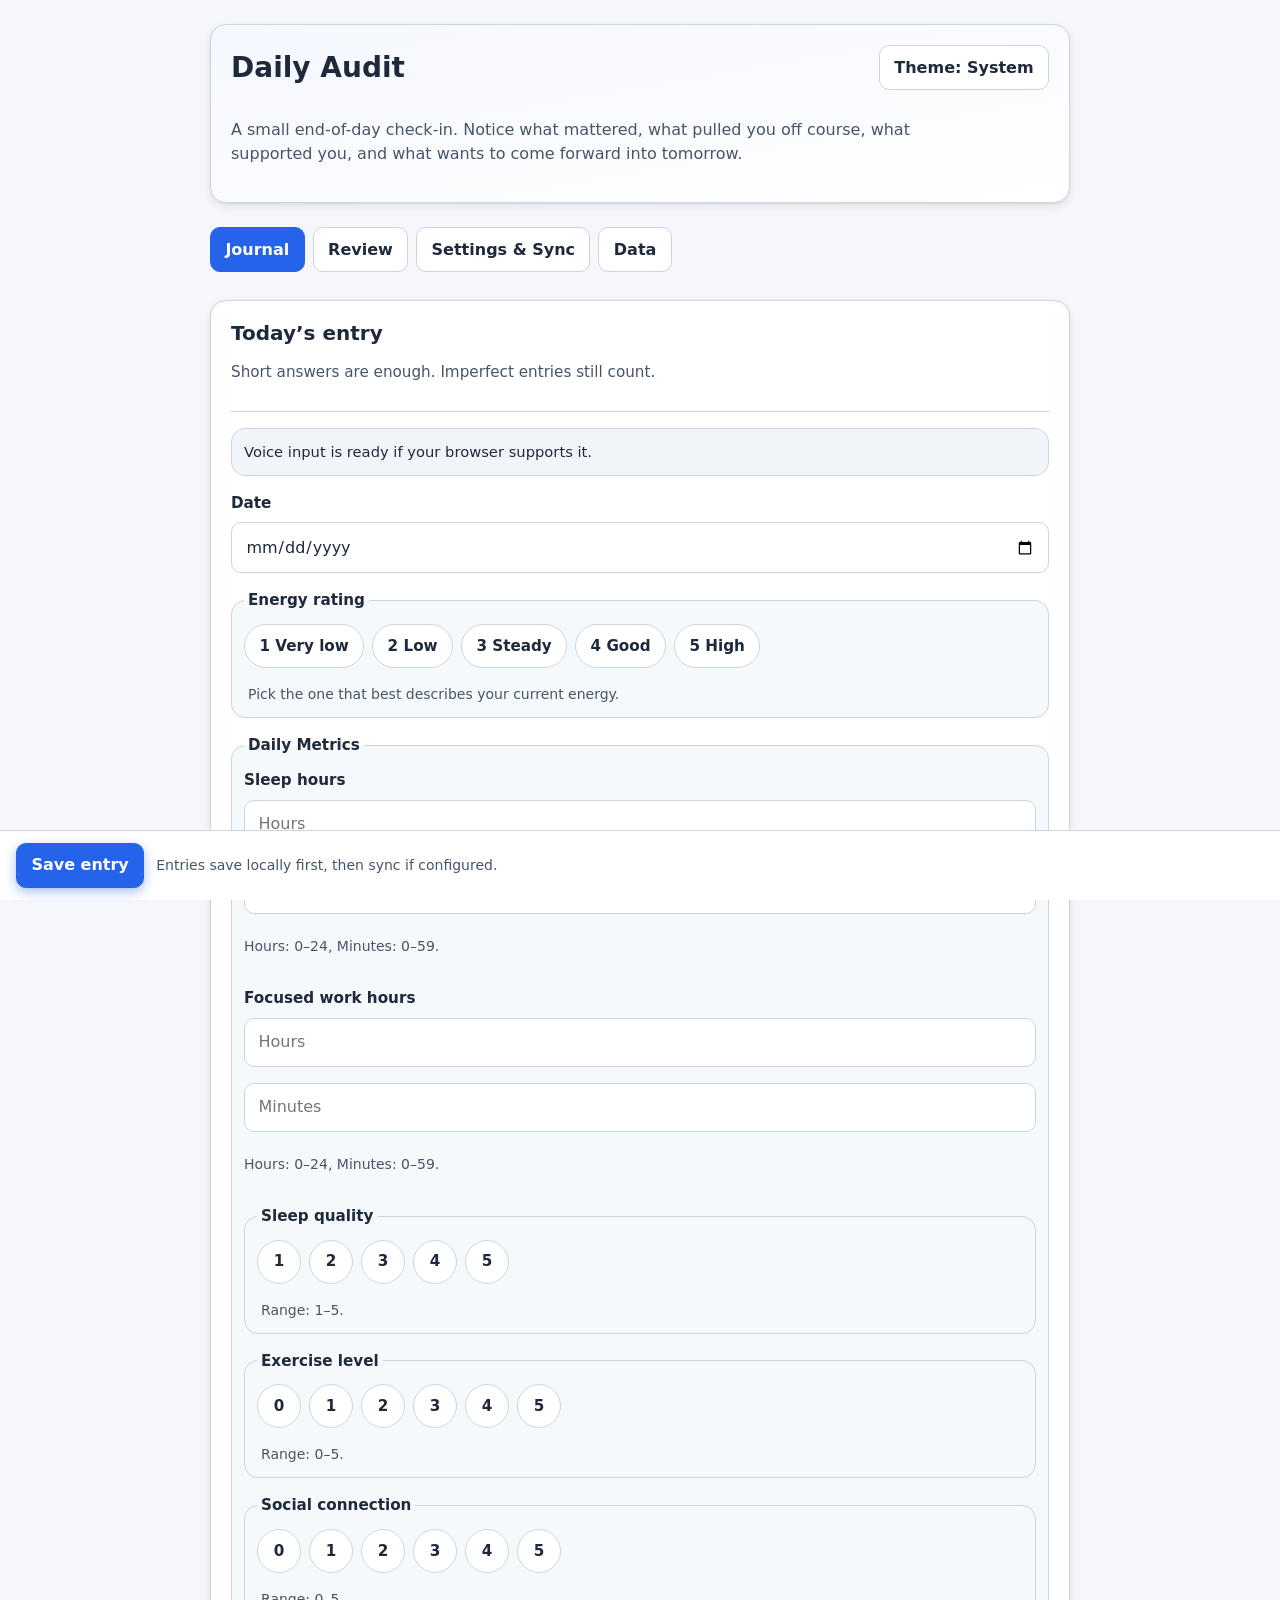
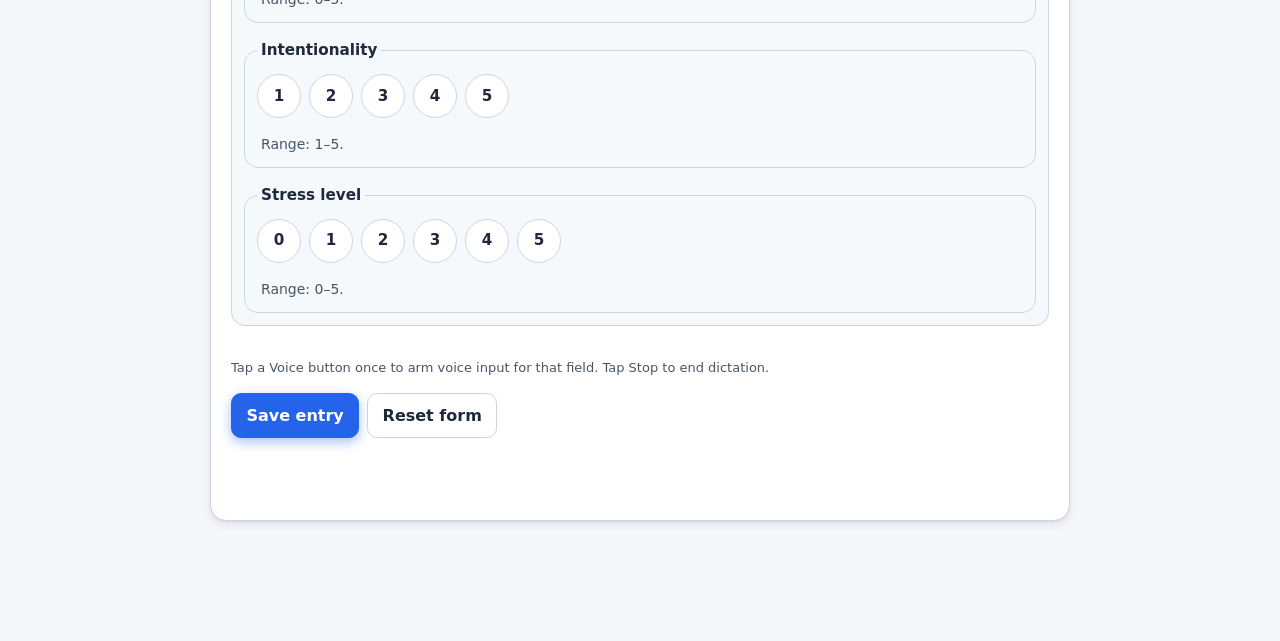
<file: index.html>
<!DOCTYPE html>
<html lang="en">
<head>
  <meta charset="UTF-8" />
  <meta http-equiv="refresh" content="0; url=./src/index.html" />
  <meta name="viewport" content="width=device-width, initial-scale=1.0" />
  <title>Daily Audit</title>
</head>
<body>
  <p>Daily Audit is available at <a href="./src/index.html">src/index.html</a>.</p>
</body>
</html>
</file>
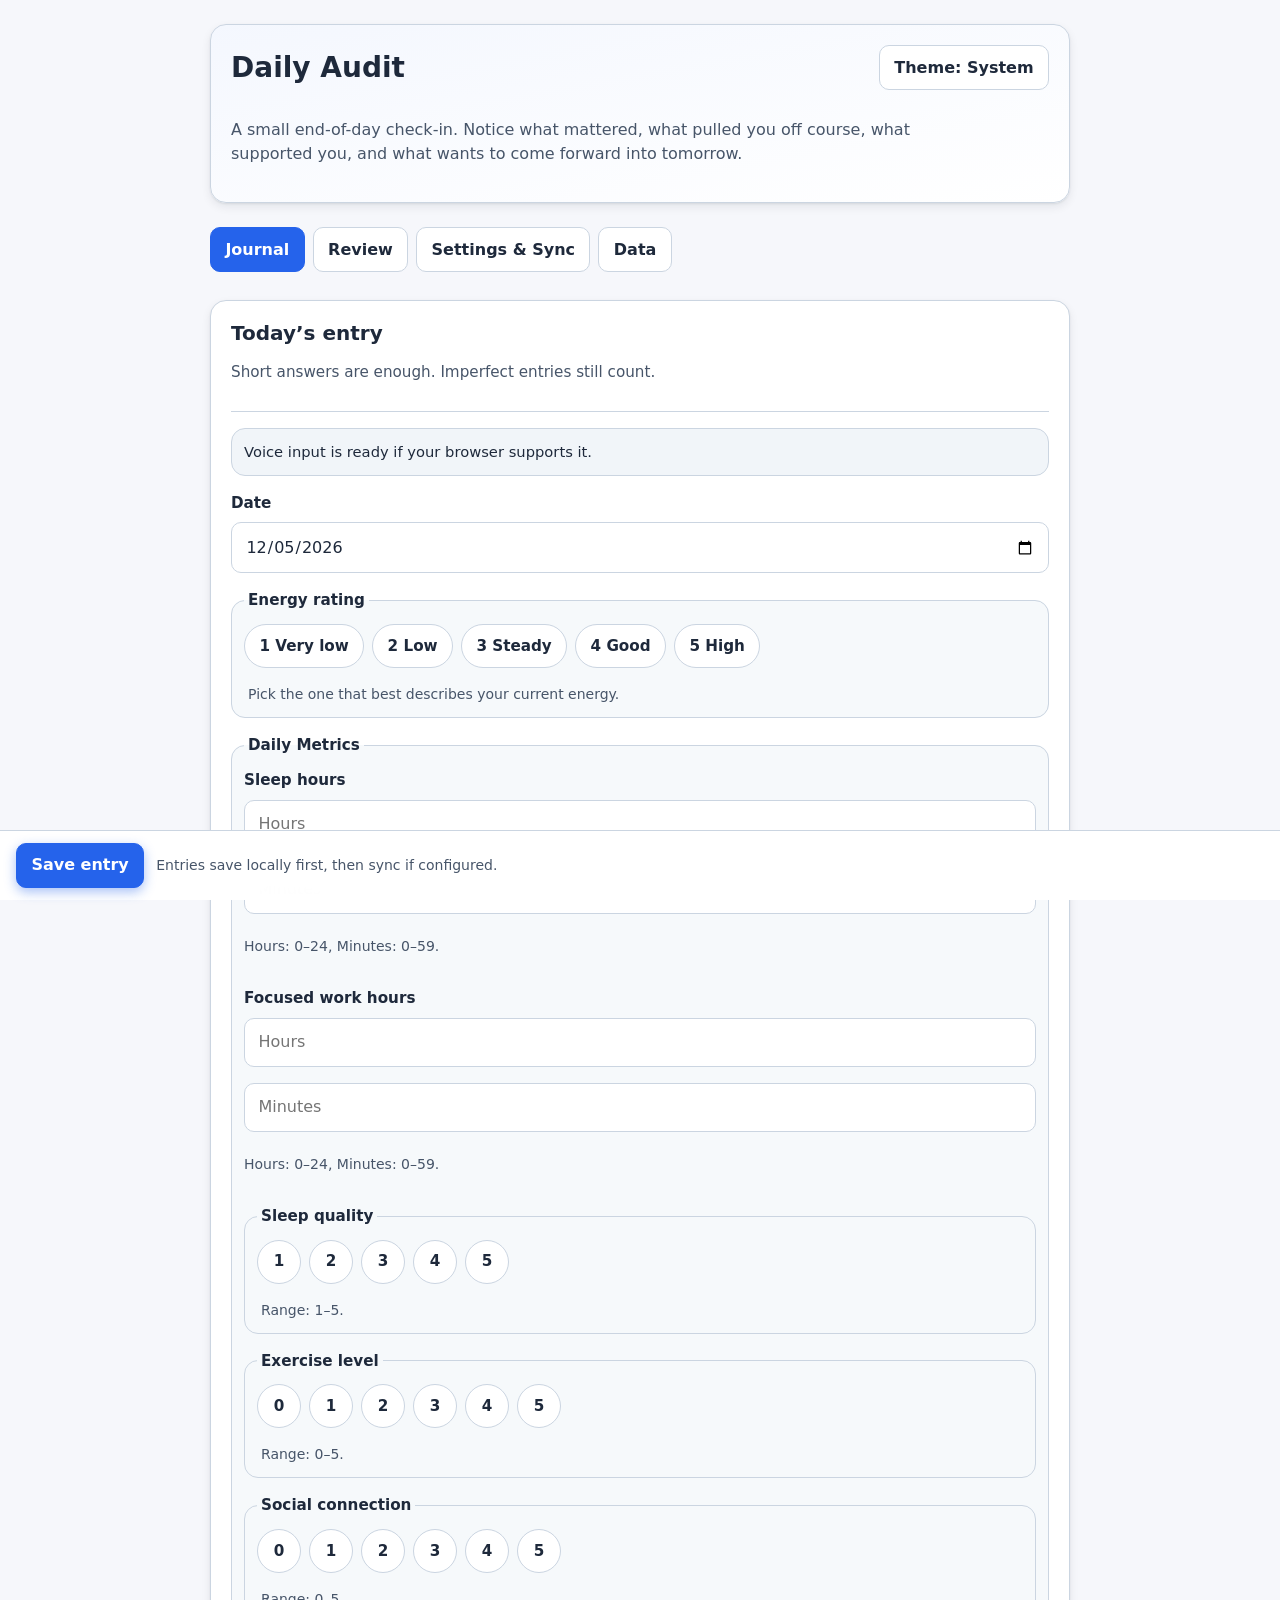
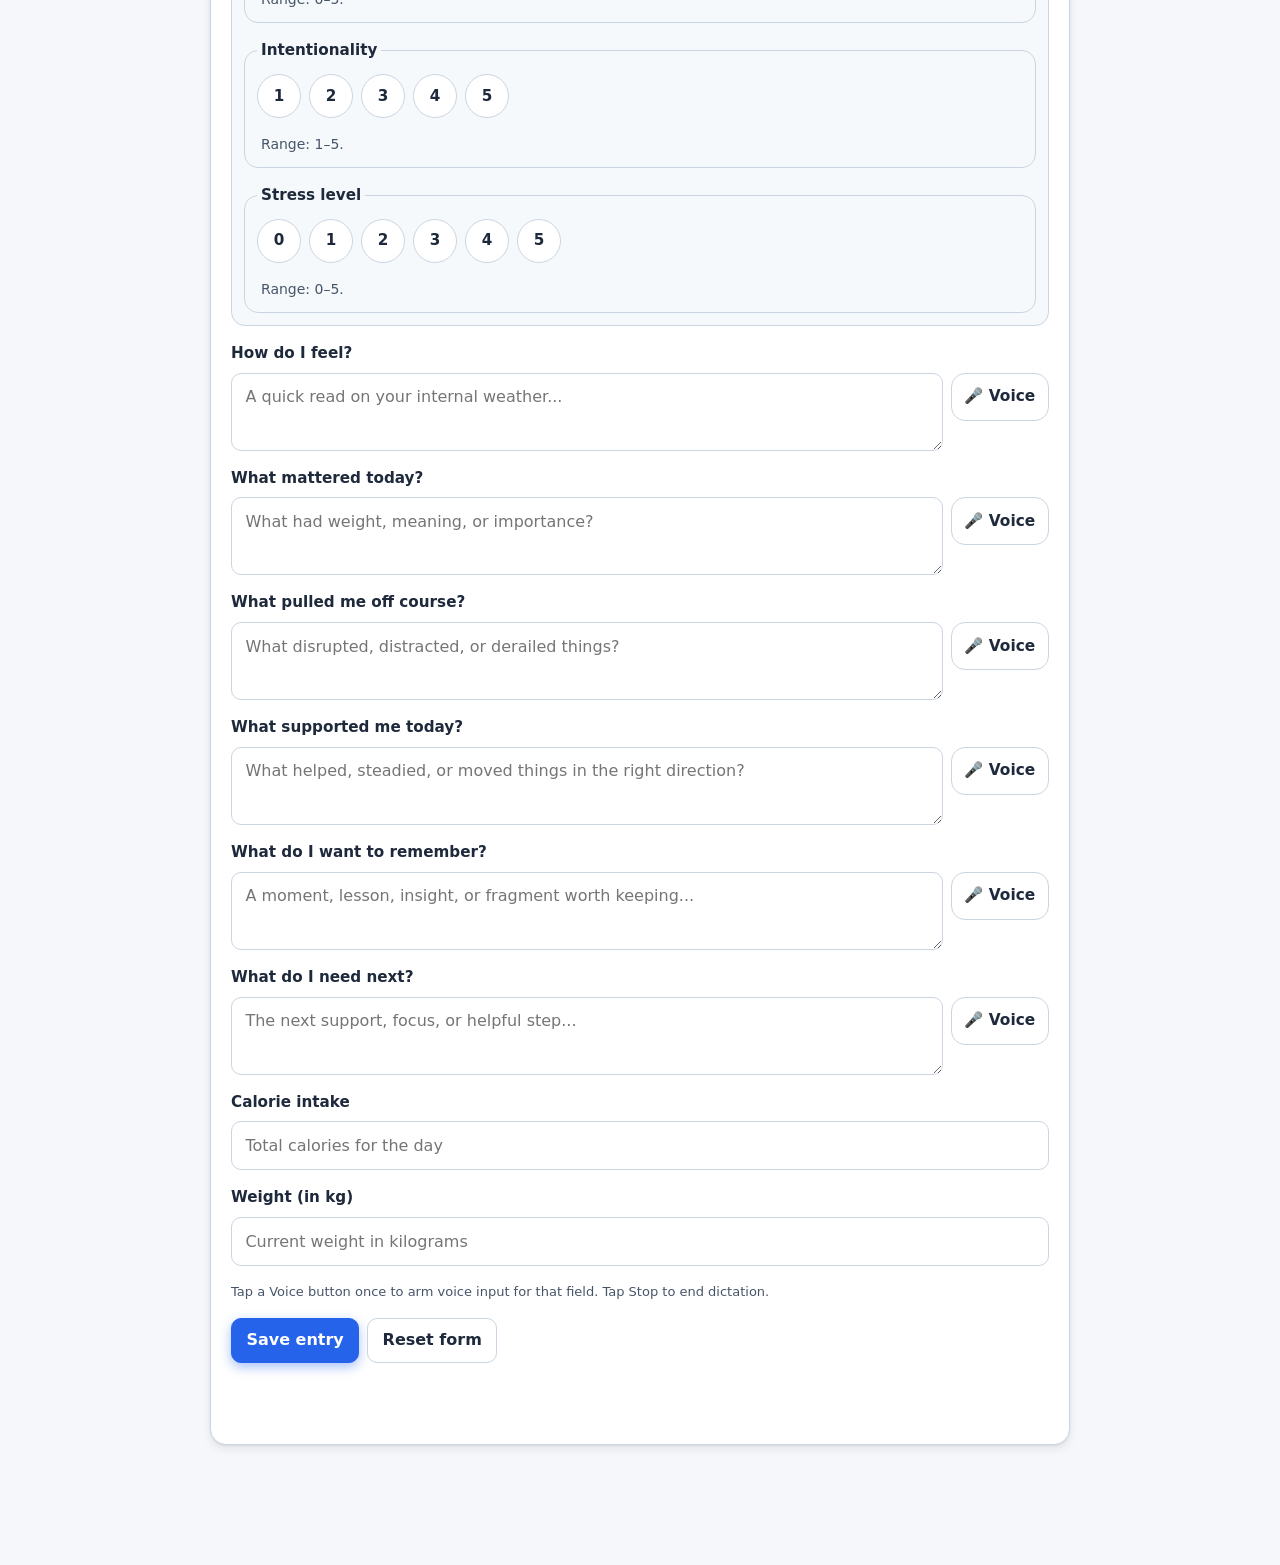
<file: src/index.html>
<!DOCTYPE html>
<html lang="en">
<head>
  <meta charset="UTF-8" />
  <meta name="viewport" content="width=device-width, initial-scale=1.0" />
  <title>Daily Audit</title>
  <script>
    (function () {
      const key = "dailyAuditThemePreferenceV1";
      const stored = window.localStorage.getItem(key);
      if (stored === "light" || stored === "dark") {
        document.documentElement.setAttribute("data-theme", stored);
      }
    })();
  </script>
  <link rel="stylesheet" href="./styles/tokens.css" />
  <link rel="stylesheet" href="./styles/layout.css" />
  <link rel="stylesheet" href="./styles/components.css" />
  <link rel="stylesheet" href="./styles/utilities.css" />
</head>
<body>
  <div id="syncOverlay" class="sync-overlay hidden" aria-hidden="true">
    <div class="sync-modal">
      <div class="spinner"></div>
      <h3>Syncing data…</h3>
      <p id="syncOverlayMessage">Please wait while your entries are merged and synced.</p>
    </div>
  </div>

  <main class="container">
    <header class="header">
      <div class="header-top">
        <h1>Daily Audit</h1>
        <button type="button" id="themeToggleBtn" class="theme-toggle" aria-label="Toggle theme">Theme: System</button>
      </div>
      <p class="subtitle">
        A small end-of-day check-in. Notice what mattered, what pulled you off course,
        what supported you, and what wants to come forward into tomorrow.
      </p>
    </header>

    <nav class="tab-nav" aria-label="Primary sections">
      <button type="button" class="tab-btn active" data-tab="journalPanel">Journal</button>
      <button type="button" class="tab-btn" data-tab="reviewPanel">Review</button>
      <button type="button" class="tab-btn" data-tab="settingsPanel">Settings &amp; Sync</button>
      <button type="button" class="tab-btn" data-tab="dataPanel">Data</button>
    </nav>

    <section id="journalPanel" class="tab-panel active" aria-label="Journal">
      <section class="card">
        <div class="section-header">
          <div>
            <h2>Today’s entry</h2>
            <p class="muted">Short answers are enough. Imperfect entries still count.</p>
          </div>
        </div>

        <div id="speechStatus" class="speech-status" aria-atomic="true">
          Voice input is ready if your browser supports it.
        </div>

        <form id="auditForm" class="stack mt-16">
          <div class="field">
            <label for="entryDate">Date</label>
            <input type="date" id="entryDate" required />
          </div>

          <fieldset class="field energy-fieldset">
            <legend>Energy rating</legend>
            <div class="energy-group" role="radiogroup" aria-describedby="energyHelp">
              <div class="energy-option"><input type="radio" id="energy1" name="energy" value="1" /><label for="energy1">1 Very low</label></div>
              <div class="energy-option"><input type="radio" id="energy2" name="energy" value="2" /><label for="energy2">2 Low</label></div>
              <div class="energy-option"><input type="radio" id="energy3" name="energy" value="3" /><label for="energy3">3 Steady</label></div>
              <div class="energy-option"><input type="radio" id="energy4" name="energy" value="4" /><label for="energy4">4 Good</label></div>
              <div class="energy-option"><input type="radio" id="energy5" name="energy" value="5" /><label for="energy5">5 High</label></div>
            </div>
            <p id="energyHelp" class="small">Pick the one that best describes your current energy.</p>
          </fieldset>

          <fieldset class="field">
            <legend>Daily Metrics</legend>
            <div class="stack">
              <div class="field">
                <label for="sleepHoursHours">Sleep hours</label>
                <div class="stack">
                  <input type="number" id="sleepHoursHours" min="0" max="24" step="1" placeholder="Hours" />
                  <input type="number" id="sleepHoursMinutes" min="0" max="59" step="1" placeholder="Minutes" />
                </div>
                <p class="small">Hours: 0–24, Minutes: 0–59.</p>
              </div>

              <div class="field">
                <label for="focusWorkHoursHours">Focused work hours</label>
                <div class="stack">
                  <input type="number" id="focusWorkHoursHours" min="0" max="24" step="1" placeholder="Hours" />
                  <input type="number" id="focusWorkHoursMinutes" min="0" max="59" step="1" placeholder="Minutes" />
                </div>
                <p class="small">Hours: 0–24, Minutes: 0–59.</p>
              </div>

              <fieldset class="field energy-fieldset">
                <legend>Sleep quality</legend>
                <div class="energy-group" role="radiogroup" aria-describedby="sleepQualityHelp">
                  <div class="energy-option"><input type="radio" id="sleepQuality1" name="sleepQuality" value="1" /><label for="sleepQuality1">1</label></div>
                  <div class="energy-option"><input type="radio" id="sleepQuality2" name="sleepQuality" value="2" /><label for="sleepQuality2">2</label></div>
                  <div class="energy-option"><input type="radio" id="sleepQuality3" name="sleepQuality" value="3" /><label for="sleepQuality3">3</label></div>
                  <div class="energy-option"><input type="radio" id="sleepQuality4" name="sleepQuality" value="4" /><label for="sleepQuality4">4</label></div>
                  <div class="energy-option"><input type="radio" id="sleepQuality5" name="sleepQuality" value="5" /><label for="sleepQuality5">5</label></div>
                </div>
                <p id="sleepQualityHelp" class="small">Range: 1–5.</p>
              </fieldset>

              <fieldset class="field energy-fieldset">
                <legend>Exercise level</legend>
                <div class="energy-group" role="radiogroup" aria-describedby="exerciseLevelHelp">
                  <div class="energy-option"><input type="radio" id="exerciseLevel0" name="exerciseLevel" value="0" /><label for="exerciseLevel0">0</label></div>
                  <div class="energy-option"><input type="radio" id="exerciseLevel1" name="exerciseLevel" value="1" /><label for="exerciseLevel1">1</label></div>
                  <div class="energy-option"><input type="radio" id="exerciseLevel2" name="exerciseLevel" value="2" /><label for="exerciseLevel2">2</label></div>
                  <div class="energy-option"><input type="radio" id="exerciseLevel3" name="exerciseLevel" value="3" /><label for="exerciseLevel3">3</label></div>
                  <div class="energy-option"><input type="radio" id="exerciseLevel4" name="exerciseLevel" value="4" /><label for="exerciseLevel4">4</label></div>
                  <div class="energy-option"><input type="radio" id="exerciseLevel5" name="exerciseLevel" value="5" /><label for="exerciseLevel5">5</label></div>
                </div>
                <p id="exerciseLevelHelp" class="small">Range: 0–5.</p>
              </fieldset>

              <fieldset class="field energy-fieldset">
                <legend>Social connection</legend>
                <div class="energy-group" role="radiogroup" aria-describedby="socialConnectionHelp">
                  <div class="energy-option"><input type="radio" id="socialConnection0" name="socialConnection" value="0" /><label for="socialConnection0">0</label></div>
                  <div class="energy-option"><input type="radio" id="socialConnection1" name="socialConnection" value="1" /><label for="socialConnection1">1</label></div>
                  <div class="energy-option"><input type="radio" id="socialConnection2" name="socialConnection" value="2" /><label for="socialConnection2">2</label></div>
                  <div class="energy-option"><input type="radio" id="socialConnection3" name="socialConnection" value="3" /><label for="socialConnection3">3</label></div>
                  <div class="energy-option"><input type="radio" id="socialConnection4" name="socialConnection" value="4" /><label for="socialConnection4">4</label></div>
                  <div class="energy-option"><input type="radio" id="socialConnection5" name="socialConnection" value="5" /><label for="socialConnection5">5</label></div>
                </div>
                <p id="socialConnectionHelp" class="small">Range: 0–5.</p>
              </fieldset>

              <fieldset class="field energy-fieldset">
                <legend>Intentionality</legend>
                <div class="energy-group" role="radiogroup" aria-describedby="intentionalityHelp">
                  <div class="energy-option"><input type="radio" id="intentionality1" name="intentionality" value="1" /><label for="intentionality1">1</label></div>
                  <div class="energy-option"><input type="radio" id="intentionality2" name="intentionality" value="2" /><label for="intentionality2">2</label></div>
                  <div class="energy-option"><input type="radio" id="intentionality3" name="intentionality" value="3" /><label for="intentionality3">3</label></div>
                  <div class="energy-option"><input type="radio" id="intentionality4" name="intentionality" value="4" /><label for="intentionality4">4</label></div>
                  <div class="energy-option"><input type="radio" id="intentionality5" name="intentionality" value="5" /><label for="intentionality5">5</label></div>
                </div>
                <p id="intentionalityHelp" class="small">Range: 1–5.</p>
              </fieldset>

              <fieldset class="field energy-fieldset">
                <legend>Stress level</legend>
                <div class="energy-group" role="radiogroup" aria-describedby="stressLevelHelp">
                  <div class="energy-option"><input type="radio" id="stressLevel0" name="stressLevel" value="0" /><label for="stressLevel0">0</label></div>
                  <div class="energy-option"><input type="radio" id="stressLevel1" name="stressLevel" value="1" /><label for="stressLevel1">1</label></div>
                  <div class="energy-option"><input type="radio" id="stressLevel2" name="stressLevel" value="2" /><label for="stressLevel2">2</label></div>
                  <div class="energy-option"><input type="radio" id="stressLevel3" name="stressLevel" value="3" /><label for="stressLevel3">3</label></div>
                  <div class="energy-option"><input type="radio" id="stressLevel4" name="stressLevel" value="4" /><label for="stressLevel4">4</label></div>
                  <div class="energy-option"><input type="radio" id="stressLevel5" name="stressLevel" value="5" /><label for="stressLevel5">5</label></div>
                </div>
                <p id="stressLevelHelp" class="small">Range: 0–5.</p>
              </fieldset>
            </div>
          </fieldset>

          <div id="questionFields" class="stack"></div>

          <div class="field-help">Tap a Voice button once to arm voice input for that field. Tap Stop to end dictation.</div>

          <div class="actions submit-actions">
            <button type="submit" class="primary">Save entry</button>
            <button type="button" id="resetFormBtn">Reset form</button>
          </div>
          <p class="small inline-feedback" id="formMessage"></p>
        </form>
      </section>
    </section>

    <section id="reviewPanel" class="tab-panel" aria-label="Review" hidden>
      <section class="card">
        <div class="section-header"><div><h2>Audit calendar</h2><p class="muted">See which days in each month have an audit logged, are still missing, or have not happened yet.</p></div></div>
        <div id="reviewCalendar" class="review-calendar"><div class="empty-state">No entries yet. Once you log audits, they will show up here.</div></div>
      </section>

      <section class="card">
        <div class="section-header"><div><h2>Reflection prompts</h2><p class="muted">Pull up a nearby entry for perspective.</p></div></div>
        <div class="reflection-buttons"><button type="button" data-reflection="week">This time last week</button><button type="button" data-reflection="month">This time last month</button><button type="button" data-reflection="year">This time last year</button></div>
        <div id="reviewResult" class="review-result"><div class="empty-state">Use the buttons above to pull up a past entry.</div></div>
      </section>

      <section class="card">
        <div class="section-header"><div><h2>Saved entries</h2><p class="muted">Review all of your audits in reverse chronological order.</p></div></div>
        <div id="entriesList" class="entry-list"><div class="empty-state">No entries yet. Your future self is currently unbriefed.</div></div>
      </section>
    </section>

    <section id="settingsPanel" class="tab-panel" aria-label="Settings and sync" hidden>
      <details class="mobile-accordion" open>
        <summary>Sync</summary>
        <div class="accordion-content">
          <section class="card">
            <div class="section-header"><div><h2>Sync settings</h2><p class="muted">This app is pre-configured for your sync service. You only need to enter the sync secret on each device.</p></div></div>
            <div class="stack">
              <div class="field"><label>Worker base URL</label><input type="text" id="workerBaseUrl" readonly /></div>
              <div class="field"><label>Sync key</label><input type="text" id="syncKey" readonly /></div>
              <div class="field"><label for="syncSecret">Sync secret</label><input type="password" id="syncSecret" placeholder="Enter the Cloudflare sync secret" /></div>
              <div class="actions"><button type="button" id="saveSyncSettingsBtn">Save sync secret</button><button type="button" id="pullFromCloudBtn">Pull from cloud</button></div>
              <div id="syncStatusBox" class="sync-status-box">Cloud sync not configured yet.</div>
              <p class="small" id="syncSettingsMessage"></p>
            </div>
          </section>
        </div>
      </details>
    </section>

    <section id="dataPanel" class="tab-panel" aria-label="Data" hidden>
      <details class="mobile-accordion" open>
        <summary>Backup and import/export</summary>
        <div class="accordion-content">
          <section class="card">
            <div class="section-header"><div><h2>Backup &amp; data</h2><p class="muted">JSON preserves everything. CSV is there for later analysis.</p></div></div>
            <div class="toolbar"><button type="button" id="exportJsonBtn">Export JSON</button><button type="button" id="exportCsvBtn">Export CSV</button><button type="button" id="importJsonTrigger">Import JSON</button><button type="button" id="importCsvTrigger">Import CSV</button><button type="button" id="clearDataBtn" class="danger">Clear all data</button></div>
            <input type="file" id="importJsonInput" accept=".json,application/json" hidden />
            <input type="file" id="importCsvInput" accept=".csv,text/csv" hidden />
            <p class="small" id="dataMessage"></p>
          </section>
        </div>
      </details>
    </section>
  </main>

  <div class="sticky-save-bar">
    <button type="submit" class="primary" form="auditForm">Save entry</button>
    <span id="stickySaveFeedback" class="small">Entries save locally first, then sync if configured.</span>
  </div>

  <div id="saveLiveRegion" class="sr-only" aria-live="polite" aria-atomic="true"></div>
  <div id="syncLiveRegion" class="sr-only" aria-live="polite" aria-atomic="true"></div>
  <div id="speechLiveRegion" class="sr-only" aria-live="polite" aria-atomic="true"></div>

  <script type="module" src="./js/app.js"></script>
</body>
</html>
</file>
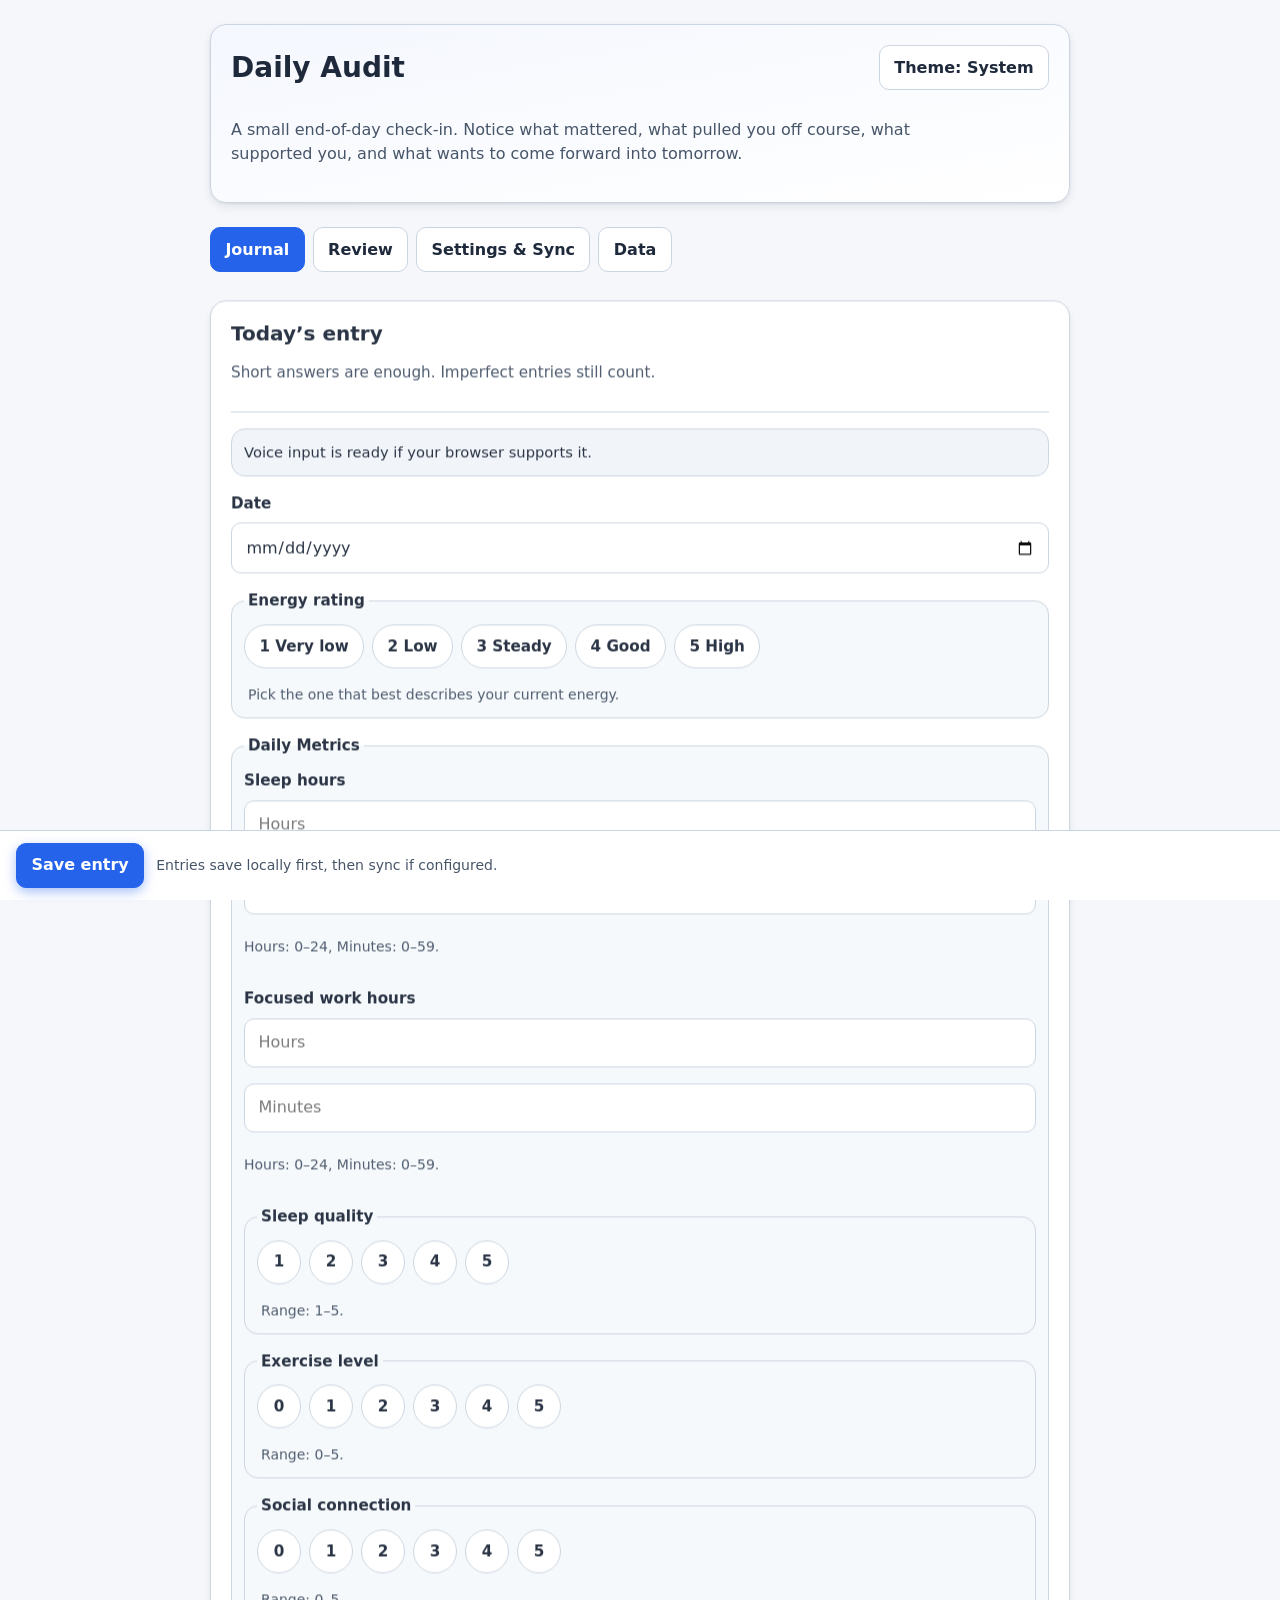
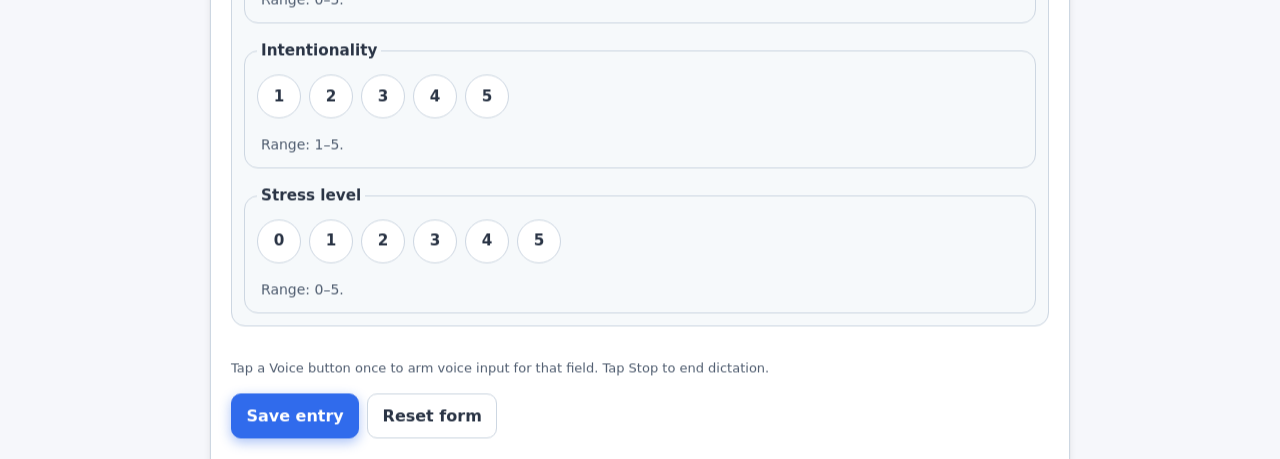
<file: daily-audit.html>
<!DOCTYPE html>
<html lang="en">
<head>
  <meta charset="UTF-8" />
  <meta http-equiv="refresh" content="0; url=./src/index.html" />
  <meta name="viewport" content="width=device-width, initial-scale=1.0" />
  <title>Daily Audit</title>
</head>
<body>
  <p>Daily Audit has moved to <a href="./src/index.html">src/index.html</a>.</p>
</body>
</html>
</file>
<file: src/styles/tokens.css>
:root {
  color-scheme: light dark;

  /* Primitive color scale */
  --gray-0: #ffffff;
  --gray-25: #f8fafc;
  --gray-50: #f1f5f9;
  --gray-100: #e2e8f0;
  --gray-200: #cbd5e1;
  --gray-300: #94a3b8;
  --gray-600: #475569;
  --gray-700: #334155;
  --gray-800: #1e293b;
  --gray-900: #0f172a;

  --blue-500: #2563eb;
  --blue-600: #1d4ed8;
  --blue-700: #1e40af;

  --red-500: #dc2626;
  --red-600: #b91c1c;

  --green-500: #16a34a;
  --green-900: #14532d;
  --green-100: #dcfce7;

  --amber-100: #fef3c7;
  --amber-800: #92400e;

  /* Spacing scale */
  --space-1: 0.25rem;
  --space-2: 0.5rem;
  --space-3: 0.75rem;
  --space-4: 1rem;
  --space-5: 1.25rem;
  --space-6: 1.5rem;
  --space-8: 2rem;

  /* Typography */
  --font-family-base: system-ui, -apple-system, BlinkMacSystemFont, "Segoe UI", Roboto, sans-serif;
  --text-xs: 0.8125rem;
  --text-sm: 0.875rem;
  --text-md: 1rem;
  --text-lg: 1.25rem;
  --text-xl: 1.75rem;
  --line-tight: 1.2;
  --line-base: 1.5;
  --weight-medium: 600;
  --weight-bold: 700;

  /* Radius and elevation */
  --radius-sm: 0.625rem;
  --radius-md: 0.875rem;
  --radius-lg: 1rem;
  --radius-pill: 999px;
  --elevation-1: 0 1px 2px rgba(15, 23, 42, 0.08), 0 4px 10px rgba(15, 23, 42, 0.08);
  --elevation-2: 0 10px 25px rgba(15, 23, 42, 0.12);

  /* Motion */
  --dur-fast: 120ms;
  --dur-base: 180ms;
  --dur-slow: 260ms;
  --ease-standard: cubic-bezier(0.2, 0, 0, 1);

  /* Semantic aliases (light default) */
  --bg: #f6f7fb;
  --panel: var(--gray-0);
  --panel-alt: var(--gray-50);
  --surface-raised: #ffffff;
  --text: var(--gray-800);
  --muted: var(--gray-600);
  --border: var(--gray-200);
  --accent: var(--blue-500);
  --accent-hover: var(--blue-600);
  --accent-strong: var(--blue-700);
  --focus-ring: #93c5fd;
  --danger: var(--red-600);
  --danger-hover: var(--red-500);
  --success: var(--green-900);
  --success-bg: var(--green-100);
  --warning-bg: var(--amber-100);
  --warning-text: var(--amber-800);
  --shadow: var(--elevation-1);
  --max-width: 860px;
}

@media (prefers-color-scheme: dark) {
  :root {
    --bg: #050b18;
    --panel: #0f172a;
    --panel-alt: #111b2f;
    --surface-raised: #142037;
    --text: #e2e8f0;
    --muted: #a8b6cc;
    --border: #26344d;
    --accent: #60a5fa;
    --accent-hover: #3b82f6;
    --accent-strong: #93c5fd;
    --focus-ring: #bfdbfe;
    --danger: #ef4444;
    --danger-hover: #f87171;
    --success: #86efac;
    --success-bg: #123322;
    --warning-bg: #3f2a06;
    --warning-text: #fcd34d;
    --shadow: 0 10px 26px rgba(2, 6, 23, 0.5);
  }
}

:root[data-theme="light"] {
  color-scheme: light;
  --bg: #f6f7fb;
  --panel: var(--gray-0);
  --panel-alt: var(--gray-50);
  --surface-raised: #ffffff;
  --text: var(--gray-800);
  --muted: var(--gray-600);
  --border: var(--gray-200);
  --accent: var(--blue-500);
  --accent-hover: var(--blue-600);
  --accent-strong: var(--blue-700);
  --focus-ring: #93c5fd;
  --danger: var(--red-600);
  --danger-hover: var(--red-500);
  --success: var(--green-900);
  --success-bg: var(--green-100);
  --warning-bg: var(--amber-100);
  --warning-text: var(--amber-800);
  --shadow: var(--elevation-1);
}

:root[data-theme="dark"] {
  color-scheme: dark;
  --bg: #050b18;
  --panel: #0f172a;
  --panel-alt: #111b2f;
  --surface-raised: #142037;
  --text: #e2e8f0;
  --muted: #a8b6cc;
  --border: #26344d;
  --accent: #60a5fa;
  --accent-hover: #3b82f6;
  --accent-strong: #93c5fd;
  --focus-ring: #bfdbfe;
  --danger: #ef4444;
  --danger-hover: #f87171;
  --success: #86efac;
  --success-bg: #123322;
  --warning-bg: #3f2a06;
  --warning-text: #fcd34d;
  --shadow: 0 10px 26px rgba(2, 6, 23, 0.5);
}
</file>
<file: src/styles/layout.css>
* { box-sizing: border-box; }
html, body {
  margin: 0;
  padding: 0;
  background: var(--bg);
  color: var(--text);
  font-family: var(--font-family-base);
  line-height: var(--line-base);
}
body { padding: var(--space-4); }

.container {
  max-width: var(--max-width);
  margin: 0 auto;
  display: grid;
  gap: var(--space-5);
  padding-bottom: 104px;
}

.header {
  display: grid;
  gap: var(--space-3);
  padding: var(--space-5);
  border: 1px solid var(--border);
  border-radius: var(--radius-lg);
  background: linear-gradient(170deg, color-mix(in srgb, var(--panel), var(--accent) 5%), var(--panel));
  box-shadow: var(--shadow);
}
.header-top { display: flex; align-items: center; justify-content: space-between; gap: var(--space-3); }

h1, h2, h3 { margin: 0; line-height: var(--line-tight); }
h1 { font-size: var(--text-xl); font-weight: var(--weight-bold); }
h2 { font-size: var(--text-lg); font-weight: var(--weight-bold); }
h3 { font-size: 1.05rem; font-weight: var(--weight-bold); }

.stack, .field, .entry-list, .entry-fields, .review-result, .review-calendar, .tab-panel { display: grid; }
.stack { gap: var(--space-4); }
.field { gap: var(--space-2); }
.entry-list { gap: var(--space-3); max-height: 68vh; overflow: auto; padding-right: var(--space-1); }
.entry-fields, .review-result, .review-calendar { gap: var(--space-3); }
.entry-fields { gap: var(--space-2); }

.section-header {
  display: flex;
  justify-content: space-between;
  gap: var(--space-3);
  align-items: flex-end;
  flex-wrap: wrap;
  margin-bottom: var(--space-4);
  padding-bottom: var(--space-3);
  border-bottom: 1px solid var(--border);
}
.entry-top { display: flex; justify-content: space-between; gap: var(--space-3); align-items: start; flex-wrap: wrap; }

.actions, .toolbar, .reflection-buttons, .energy-group { display: flex; gap: var(--space-2); flex-wrap: wrap; }
.textarea-with-mic { display: grid; grid-template-columns: 1fr auto; gap: var(--space-2); align-items: start; }

.tab-nav {
  display: flex;
  gap: var(--space-2);
  overflow-x: auto;
  padding-bottom: var(--space-1);
}
.tab-btn { white-space: nowrap; }

.tab-panel { gap: var(--space-4); }
.tab-panel[hidden] { display: none; }
.tab-panel.active { animation: panel-enter var(--dur-base) var(--ease-standard); }

.filter-row { display: grid; gap: var(--space-2); margin-bottom: var(--space-3); }
.custom-date-filters { display: grid; grid-template-columns: 1fr; gap: var(--space-3); margin-bottom: var(--space-3); }
.custom-date-filters.hidden { display: none; }

.sticky-save-bar {
  position: fixed;
  left: 0;
  right: 0;
  bottom: 0;
  z-index: 50;
  display: grid;
  grid-template-columns: auto 1fr;
  align-items: center;
  gap: var(--space-3);
  padding: var(--space-3) var(--space-4);
  border-top: 1px solid var(--border);
  background: color-mix(in srgb, var(--surface-raised), transparent 3%);
  backdrop-filter: blur(8px);
}

.mobile-accordion {
  border: 1px solid var(--border);
  border-radius: var(--radius-md);
  background: var(--panel-alt);
  overflow: clip;
}
.mobile-accordion > summary {
  cursor: pointer;
  font-weight: var(--weight-bold);
  padding: var(--space-3) var(--space-4);
  list-style: none;
}
.mobile-accordion > summary::-webkit-details-marker { display: none; }
.accordion-content {
  padding: 0 var(--space-2) var(--space-2);
  display: grid;
  grid-template-rows: 1fr;
  transition: grid-template-rows var(--dur-slow) var(--ease-standard), opacity var(--dur-base) var(--ease-standard);
}
.mobile-accordion:not([open]) .accordion-content {
  grid-template-rows: 0fr;
  opacity: 0;
}
.mobile-accordion:not([open]) .accordion-content > * { overflow: hidden; }

.subtitle { color: var(--muted); max-width: 72ch; }

@keyframes panel-enter {
  from { opacity: 0; transform: translateY(8px); }
  to { opacity: 1; transform: translateY(0); }
}

@media (min-width: 901px) {
  body { padding: var(--space-6); }
  .container { gap: var(--space-6); padding-bottom: 96px; }
  .custom-date-filters { grid-template-columns: repeat(2, minmax(0, 1fr)); }
  .mobile-accordion > summary { display: none; }
  .mobile-accordion .accordion-content { padding-top: 0; }
}

@media (max-width: 900px) {
  .textarea-with-mic { grid-template-columns: 1fr; }
  .mic-btn { width: 100%; }
  .actions button, .toolbar button, .reflection-buttons button, .tab-btn { min-height: 46px; }
  .submit-actions { display: none; }
}

@media (max-width: 560px) {
  .sticky-save-bar { grid-template-columns: 1fr; }
}
</file>
<file: src/styles/components.css>
.card {
  background: var(--panel);
  border: 1px solid var(--border);
  border-radius: var(--radius-lg);
  box-shadow: var(--shadow);
  padding: var(--space-5);
}

label { font-weight: var(--weight-medium); font-size: 0.95rem; }
legend { font-weight: var(--weight-bold); font-size: 0.95rem; padding: 0 var(--space-1); }
fieldset {
  border: 1px solid var(--border);
  border-radius: var(--radius-md);
  padding: var(--space-3);
  margin: 0;
  background: color-mix(in srgb, var(--panel-alt), var(--panel) 35%);
}

input[type="date"],
input[type="number"],
input[type="text"],
input[type="password"],
textarea,
input[type="file"],
select {
  width: 100%;
  border: 1px solid var(--border);
  border-radius: var(--radius-sm);
  padding: 0.72rem 0.84rem;
  font: inherit;
  background: var(--surface-raised);
  color: var(--text);
  transition: border-color var(--dur-fast) var(--ease-standard), box-shadow var(--dur-fast) var(--ease-standard), background-color var(--dur-base) var(--ease-standard);
}
input[readonly] { background: color-mix(in srgb, var(--panel-alt), var(--surface-raised) 40%); color: var(--muted); }
textarea { min-height: 78px; resize: vertical; }

button {
  border: 1px solid var(--border);
  background: var(--surface-raised);
  color: var(--text);
  border-radius: var(--radius-sm);
  padding: 0.6rem 0.9rem;
  font: inherit;
  font-weight: var(--weight-medium);
  cursor: pointer;
  transition:
    transform var(--dur-fast) var(--ease-standard),
    border-color var(--dur-fast) var(--ease-standard),
    background-color var(--dur-fast) var(--ease-standard),
    box-shadow var(--dur-fast) var(--ease-standard);
}
button:focus-visible,
input:focus-visible,
textarea:focus-visible,
select:focus-visible,
summary:focus-visible,
.energy-option input:focus-visible + label {
  outline: 3px solid color-mix(in srgb, var(--focus-ring), transparent 35%);
  outline-offset: 2px;
  box-shadow: 0 0 0 2px var(--panel);
}

button:hover:not(:disabled), .energy-option label:hover, .mic-btn:hover:not(:disabled) {
  border-color: var(--accent);
  transform: translateY(-1px);
}
button:active:not(:disabled), .energy-option label:active {
  transform: translateY(0);
  box-shadow: inset 0 1px 0 rgba(0, 0, 0, 0.06);
}

button.primary {
  background: var(--accent);
  color: #fff;
  border-color: var(--accent);
  box-shadow: 0 4px 12px color-mix(in srgb, var(--accent), transparent 60%);
}
button.primary:hover:not(:disabled) { background: var(--accent-hover); border-color: var(--accent-hover); }
button.primary:active:not(:disabled) { background: var(--accent-strong); border-color: var(--accent-strong); }

button.danger { background: var(--danger); color: #fff; border-color: var(--danger); }
button.danger:hover:not(:disabled) { background: var(--danger-hover); border-color: var(--danger-hover); }
button:disabled, .mic-btn:disabled { opacity: 0.52; cursor: not-allowed; transform: none !important; box-shadow: none; }

.tab-btn.active { background: var(--accent); color: #fff; border-color: var(--accent); }
.field-help, .small, .muted { color: var(--muted); }
.field-help { font-size: var(--text-xs); }
.small { font-size: var(--text-sm); }
.muted { font-size: 0.95rem; }

.inline-feedback { min-height: 1.25em; }
.inline-feedback.success { color: var(--success); }
.inline-feedback.error { color: var(--danger); }
.status-pop { animation: status-pop var(--dur-slow) var(--ease-standard); }

.entry-card {
  border: 1px solid var(--border);
  border-radius: var(--radius-md);
  background: var(--panel-alt);
  padding: var(--space-4);
  display: grid;
  gap: var(--space-2);
}
.entry-date { font-weight: var(--weight-bold); }
.entry-field strong { display: block; font-size: 0.9rem; margin-bottom: 2px; }
.entry-field p { margin: 0; white-space: pre-wrap; }

.entry-metrics {
  display: grid;
  gap: var(--space-2);
  padding: var(--space-2) 0;
  border-top: 1px solid var(--border);
  border-bottom: 1px solid var(--border);
}

.entry-metric-pills {
  display: flex;
  flex-wrap: wrap;
  gap: var(--space-2);
}

.metric-pill strong {
  font-size: 0.82rem;
}

.pill {
  display: inline-flex;
  align-items: center;
  border-radius: var(--radius-pill);
  border: 1px solid var(--border);
  padding: 0.22rem 0.65rem;
  font-size: var(--text-sm);
  background: var(--surface-raised);
  color: var(--muted);
}

.empty-state {
  padding: var(--space-4);
  border: 1px dashed var(--border);
  border-radius: var(--radius-md);
  color: var(--muted);
  background: var(--surface-raised);
}

.speech-status,
.sync-status-box {
  padding: var(--space-3);
  border-radius: var(--radius-md);
  font-size: 0.92rem;
  background: var(--panel-alt);
  border: 1px solid var(--border);
  color: var(--text);
  transition: background-color var(--dur-base) var(--ease-standard), border-color var(--dur-base) var(--ease-standard), color var(--dur-base) var(--ease-standard);
}
.speech-status.active { background: var(--warning-bg); color: var(--warning-text); border-color: color-mix(in srgb, var(--warning-text), transparent 45%); }
.speech-status.success, .sync-status-box.success { background: var(--success-bg); color: var(--success); border-color: color-mix(in srgb, var(--success), transparent 40%); }
.sync-status-box.error { background: color-mix(in srgb, var(--danger), transparent 85%); color: var(--danger); border-color: color-mix(in srgb, var(--danger), transparent 55%); }

.energy-option { position: relative; }
.energy-option input { position: absolute; opacity: 0; width: 1px; height: 1px; }
.energy-option label {
  display: inline-flex;
  align-items: center;
  justify-content: center;
  min-width: 44px;
  min-height: 44px;
  padding: 0.6rem 0.9rem;
  border: 1px solid var(--border);
  border-radius: var(--radius-pill);
  background: var(--surface-raised);
  cursor: pointer;
  transition: transform var(--dur-fast) var(--ease-standard), background-color var(--dur-fast) var(--ease-standard), border-color var(--dur-fast) var(--ease-standard);
  font-weight: var(--weight-medium);
}
.energy-fieldset .small { margin: var(--space-2) var(--space-1) 0; }
.energy-option input:checked + label { background: var(--accent); color: #fff; border-color: var(--accent); }

.mic-btn { min-width: 96px; min-height: 48px; padding: 0.6rem 0.8rem; border-radius: var(--radius-md); font-size: 0.96rem; }
.mic-btn-text { font-weight: var(--weight-bold); }
.mic-btn.armed { background: var(--danger); border-color: var(--danger); color: #fff; }

.sync-overlay {
  position: fixed;
  inset: 0;
  background: rgba(15, 23, 42, 0.45);
  display: flex;
  align-items: center;
  justify-content: center;
  z-index: 9999;
  padding: var(--space-4);
  opacity: 1;
  transition: opacity var(--dur-base) var(--ease-standard);
}
.sync-overlay.hidden { display: none; }
.sync-modal {
  background: var(--panel);
  border: 1px solid var(--border);
  border-radius: var(--radius-lg);
  padding: var(--space-6);
  width: min(440px, calc(100vw - 32px));
  box-shadow: var(--elevation-2);
  text-align: center;
  transform: translateY(0);
  transition: transform var(--dur-base) var(--ease-standard);
}

.theme-toggle { min-width: 132px; }

.spinner {
  width: 36px;
  height: 36px;
  margin: 0 auto var(--space-4);
  border: 4px solid color-mix(in srgb, var(--border), var(--panel-alt) 40%);
  border-top-color: var(--accent);
  border-radius: 50%;
  animation: spin 0.9s linear infinite;
}

@keyframes spin { to { transform: rotate(360deg); } }
@keyframes status-pop {
  0% { transform: translateY(2px); opacity: 0.5; }
  100% { transform: translateY(0); opacity: 1; }
}

@media (prefers-reduced-motion: reduce) {
  *, *::before, *::after {
    animation-duration: 0.01ms !important;
    animation-iteration-count: 1 !important;
    transition-duration: 0.01ms !important;
    scroll-behavior: auto !important;
  }
  button:hover:not(:disabled), .energy-option label:hover, .mic-btn:hover:not(:disabled) {
    transform: none;
  }
}

.success-pill {
  background: var(--success-bg);
  color: var(--success);
  border-color: color-mix(in srgb, var(--success), transparent 45%);
}

.muted-pill {
  background: var(--panel-alt);
}

.review-calendar-summary,
.review-calendar-legend {
  display: flex;
  flex-wrap: wrap;
  gap: var(--space-2);
  align-items: center;
}

.review-calendar-months {
  display: grid;
  gap: var(--space-4);
}

.review-calendar-month {
  display: grid;
  gap: var(--space-3);
}

.review-calendar-month-header {
  display: flex;
  align-items: baseline;
  justify-content: space-between;
  gap: var(--space-2);
}

.review-calendar-grid {
  display: grid;
  grid-template-columns: repeat(7, minmax(0, 1fr));
  gap: var(--space-2);
}

.review-calendar-weekdays {
  grid-column: 1 / -1;
  display: grid;
  grid-template-columns: repeat(7, minmax(0, 1fr));
  gap: var(--space-2);
}

.review-calendar-weekdays span {
  font-size: var(--text-sm);
  color: var(--muted);
  text-align: center;
  font-weight: var(--weight-medium);
}

.review-calendar-day {
  min-height: 88px;
  border: 1px solid var(--border);
  border-radius: var(--radius-md);
  background: var(--surface-raised);
  padding: var(--space-2);
  display: flex;
  flex-direction: column;
  justify-content: space-between;
  gap: var(--space-2);
}

.review-calendar-day.outside-month {
  opacity: 0.45;
}

.review-calendar-day.has-entry {
  background: var(--success-bg);
  border-color: color-mix(in srgb, var(--success), transparent 55%);
}

.review-calendar-day.missing-entry {
  background: color-mix(in srgb, var(--panel-alt), var(--surface-raised) 45%);
}

.review-calendar-day.future-day {
  background: color-mix(in srgb, var(--surface-raised), var(--panel-alt) 65%);
  border-color: color-mix(in srgb, var(--border), transparent 15%);
  color: var(--muted);
}

.review-calendar-day.future-day .review-calendar-day-status,
.review-calendar-day.future-day .review-calendar-day-number {
  color: inherit;
}

.review-calendar-day.is-today {
  box-shadow: inset 0 0 0 2px color-mix(in srgb, var(--accent), transparent 20%);
}

.review-calendar-day-number {
  font-weight: var(--weight-bold);
}

.review-calendar-day-status {
  font-size: var(--text-sm);
  color: var(--muted);
}

.review-calendar-legend-item {
  display: inline-flex;
  align-items: center;
  gap: 0.45rem;
  color: var(--muted);
  font-size: var(--text-sm);
}

.review-calendar-toolbar {
  display: flex;
  align-items: center;
  justify-content: space-between;
  gap: var(--space-3);
}

.review-calendar-nav {
  min-width: 7.5rem;
}

.review-calendar-current-month {
  font-weight: var(--weight-semibold);
  text-align: center;
}

.review-calendar-swatch {
  width: 0.9rem;
  height: 0.9rem;
  border-radius: 999px;
  border: 1px solid var(--border);
  background: var(--surface-raised);
}

.review-calendar-swatch.has-entry {
  background: var(--success-bg);
  border-color: color-mix(in srgb, var(--success), transparent 45%);
}

.review-calendar-swatch.missing-entry {
  background: color-mix(in srgb, var(--panel-alt), var(--surface-raised) 45%);
}

.review-calendar-swatch.future-day {
  background: color-mix(in srgb, var(--surface-raised), var(--panel-alt) 65%);
}

.review-calendar-swatch.today {
  background: var(--surface-raised);
  border-color: var(--accent);
  box-shadow: inset 0 0 0 2px color-mix(in srgb, var(--accent), transparent 20%);
}

@media (max-width: 680px) {
  .review-calendar-toolbar {
    align-items: stretch;
    flex-direction: column;
  }

  .review-calendar-nav {
    width: 100%;
  }

  .review-calendar-grid,
  .review-calendar-weekdays {
    gap: 0.4rem;
  }

  .review-calendar-day {
    min-height: 72px;
    padding: 0.45rem;
  }

  .review-calendar-day-status,
  .review-calendar-weekdays span {
    font-size: 0.72rem;
  }
}
</file>
<file: src/styles/utilities.css>
.mt-16 { margin-top: 16px; }

.sr-only {
  position: absolute;
  width: 1px;
  height: 1px;
  padding: 0;
  margin: -1px;
  overflow: hidden;
  clip: rect(0, 0, 0, 0);
  white-space: nowrap;
  border: 0;
}
</file>
